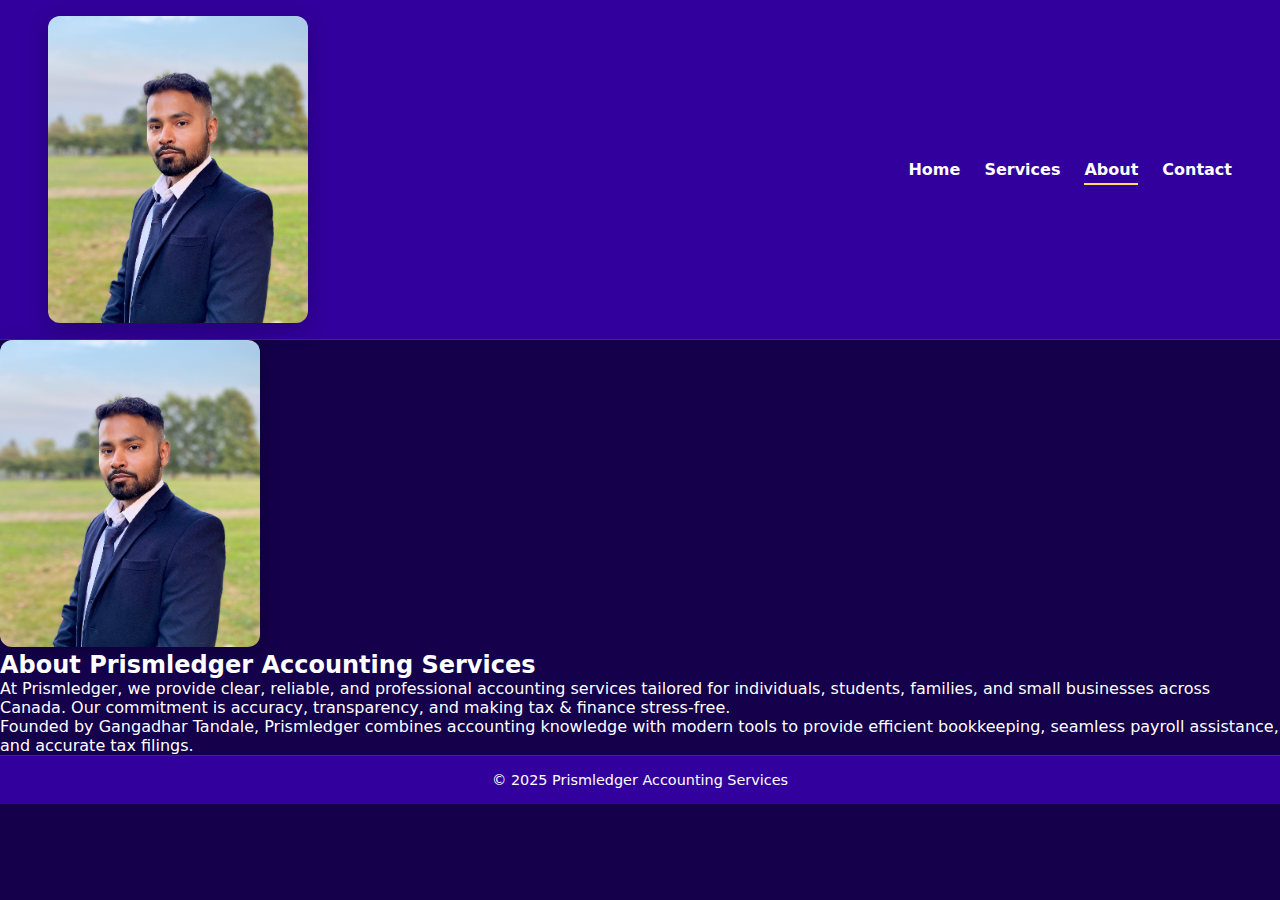
<file: about.html>
<!DOCTYPE html>
<html lang="en">
<head>
    <meta charset="UTF-8">
    <meta name="viewport" content="width=device-width, initial-scale=1.0">
    <title>About - Prismledger Accounting Services</title>
    <link rel="stylesheet" href="styles.css">
</head>

<body>

<header>
    <nav class="navbar">
        <img src="images/head.png" class="profile-photo" alt="Gangadhar Tandale">
        <ul class="nav-links">
            <li><a href="index.html">Home</a></li>
            <li><a href="services.html">Services</a></li>
            <li><a href="about.html" class="active">About</a></li>
            <li><a href="contact.html">Contact</a></li>
        </ul>
    </nav>
</header>

<section class="about-section">
    <div class="about-content">
        <img src="images/head.png" class="profile-photo" alt="Your photo">

        <div>
            <h2>About Prismledger Accounting Services</h2>
            <p>
                At Prismledger, we provide clear, reliable, and professional accounting services 
                tailored for individuals, students, families, and small businesses across Canada.
                Our commitment is accuracy, transparency, and making tax & finance stress-free.
            </p>
            <p>
                Founded by Gangadhar Tandale, Prismledger combines accounting knowledge with
                modern tools to provide efficient bookkeeping, seamless payroll assistance, and 
                accurate tax filings.
            </p>
        </div>
    </div>
</section>

<footer>
    <p>© 2025 Prismledger Accounting Services</p>
</footer>

</body>
</html>
</file>
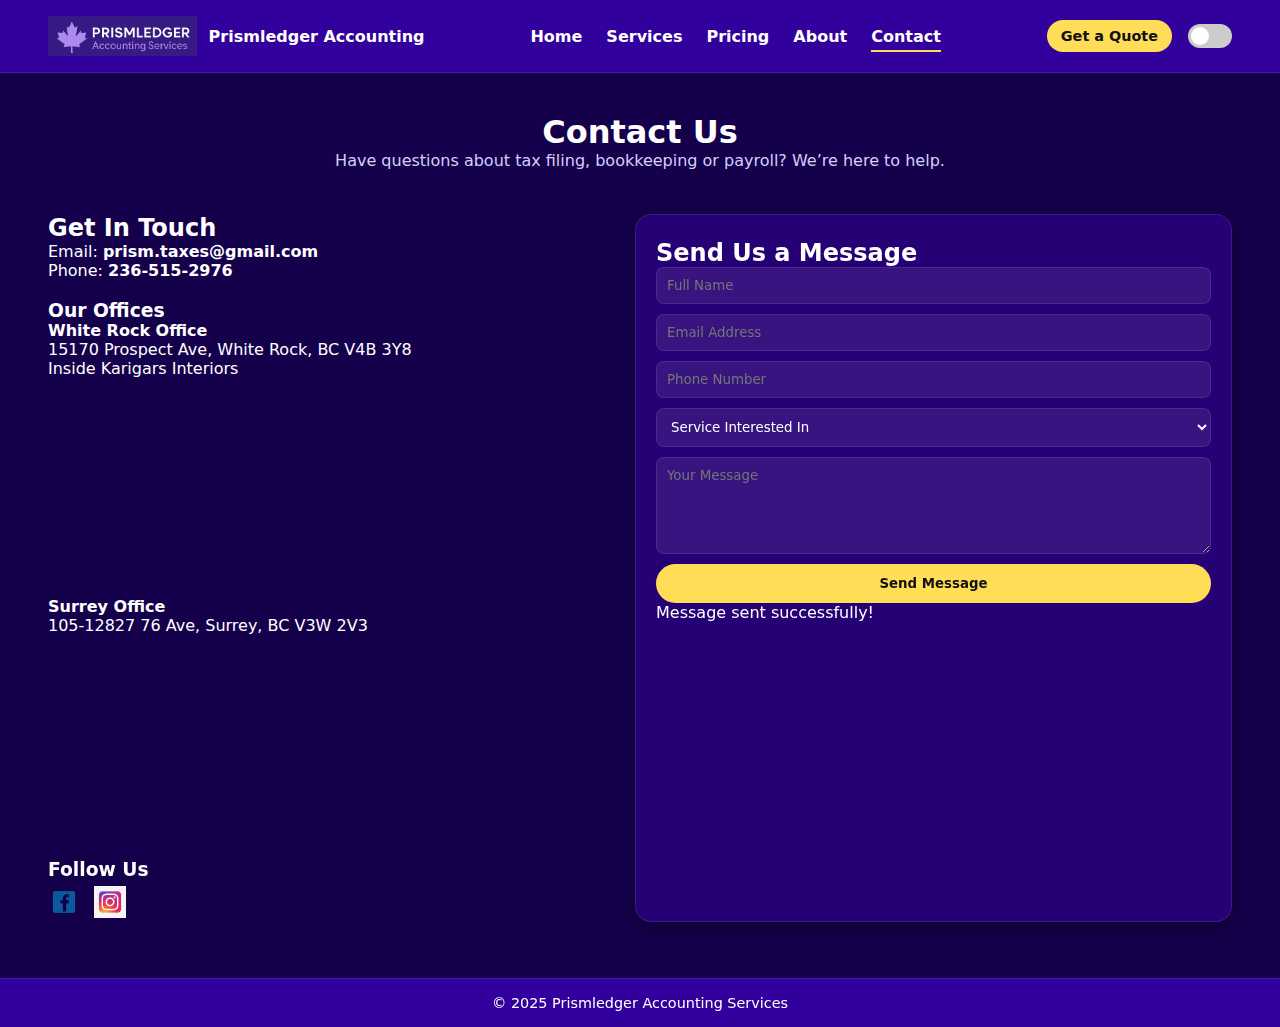
<file: contact.html>
<!DOCTYPE html>
<html lang="en">
<head>
  <meta charset="UTF-8" />
  <meta name="viewport" content="width=device-width, initial-scale=1.0" />

  <title>Contact Prismledger Accounting | Tax Filing, Bookkeeping & Payroll Help</title>
  <meta name="description" content="Contact Prismledger Accounting Services for tax filing, bookkeeping, payroll and CRA collections support in White Rock, Surrey and Delta BC." />
  <link rel="canonical" href="https://prismledger.ca/contact.html" />

  <link rel="stylesheet" href="styles.css" />
</head>

<body>

<!-- NAVBAR -->
<nav class="navbar fade-in">
  <div class="nav-left">
    <img src="images/logo-purple.png" class="nav-logo" alt="Prismledger Logo" />
    <span class="nav-brand">Prismledger Accounting</span>
  </div>

  <ul class="nav-links">
    <li><a href="index.html">Home</a></li>
    <li><a href="services.html">Services</a></li>
    <li><a href="pricing.html">Pricing</a></li>
    <li><a href="about.html">About</a></li>
    <li><a class="active" href="contact.html">Contact</a></li>
  </ul>

  <div class="nav-right">
    <a href="#quote" class="btn-small">Get a Quote</a>
    <div class="theme-toggle">
      <label class="switch">
        <input type="checkbox" id="theme-toggle">
        <span class="slider"></span>
      </label>
    </div>
  </div>
</nav>

<!-- PAGE HEADER -->
<header class="page-header fade-up">
  <h1>Contact Us</h1>
  <p>Have questions about tax filing, bookkeeping or payroll? We’re here to help.</p>
</header>

<!-- CONTACT SECTION -->
<section class="contact-layout fade-in">

  <!-- LEFT SIDE – CONTACT INFO -->
  <div class="contact-info">
    <h2>Get In Touch</h2>
    <p>Email: <strong>prism.taxes@gmail.com</strong></p>
    <p>Phone: <strong>236-515-2976</strong></p>

    <h3 style="margin-top:20px;">Our Offices</h3>

    <p><strong>White Rock Office</strong><br>
    15170 Prospect Ave, White Rock, BC V4B 3Y8<br>
    Inside Karigars Interiors</p>

    <iframe 
      src="https://www.google.com/maps?q=15170+Prospect+Ave,+White+Rock,+BC&output=embed" 
      width="100%" height="180" style="border:0; border-radius:12px; margin-top:10px;">
    </iframe>

    <p style="margin-top:25px;"><strong>Surrey Office</strong><br>
    105-12827 76 Ave, Surrey, BC V3W 2V3</p>

    <iframe 
      src="https://www.google.com/maps?q=105-12827+76+Ave,+Surrey,+BC&output=embed" 
      width="100%" height="180" style="border:0; border-radius:12px; margin-top:10px;">
    </iframe>

    <h3 style="margin-top:30px;">Follow Us</h3>

    <div style="display:flex; gap:14px; align-items:center; margin-top:6px;">
      <a href="https://www.facebook.com/profile.php?id=61581016124708" target="_blank">
        <img src="images/facebook.png" width="32" alt="Facebook" />
      </a>

      <a href="https://www.instagram.com/prismaccounting/" target="_blank">
        <img src="images/instagram2.png" width="32" alt="Instagram" />
      </a>
    </div>
  </div>

  <!-- RIGHT SIDE – CONTACT FORM -->
  <div class="contact-form-box" id="quote">
    <h2>Send Us a Message</h2>

    <form id="contactForm" action="https://formspree.io/f/manaaojj" method="POST">

      <input type="text" name="full_name" placeholder="Full Name" required autocomplete="name" />

      <input type="email" name="email" placeholder="Email Address" required autocomplete="email" />

      <input type="tel" name="phone" placeholder="Phone Number" required autocomplete="tel" />

      <select name="service" required>
        <option value="">Service Interested In</option>
        <option>Tax Filing</option>
        <option>Bookkeeping</option>
        <option>Payroll</option>
        <option>CRA Collections Help</option>
        <option>General Inquiry</option>
      </select>

      <textarea name="message" placeholder="Your Message" rows="5" required></textarea>

      <button class="btn-primary" type="submit">Send Message</button>
    </form>

    <!-- SUCCESS POPUP -->
    <div id="successPopup" class="popup">Message sent successfully!</div>
  </div>

</section>

<!-- FOOTER -->
<footer>
  © 2025 Prismledger Accounting Services
</footer>

<script>
// THEME TOGGLE
document.getElementById("theme-toggle")?.addEventListener("change", () =>
  document.body.classList.toggle("light-mode")
);

// FORMSPREE AJAX SUBMIT + POPUP
document.getElementById("contactForm").addEventListener("submit", async function (e) {
  e.preventDefault();

  const form = e.target;
  const data = new FormData(form);
  
  const response = await fetch(form.action, {
    method: "POST",
    body: data,
    headers: { "Accept": "application/json" }
  });

  if (response.ok) {
    document.getElementById("successPopup").style.display = "block";
    form.reset();

    setTimeout(() => {
      document.getElementById("successPopup").style.display = "none";
    }, 3000);
  } else {
    alert("Something went wrong. Please try again.");
  }
});
</script>

</body>
</html>
</file>
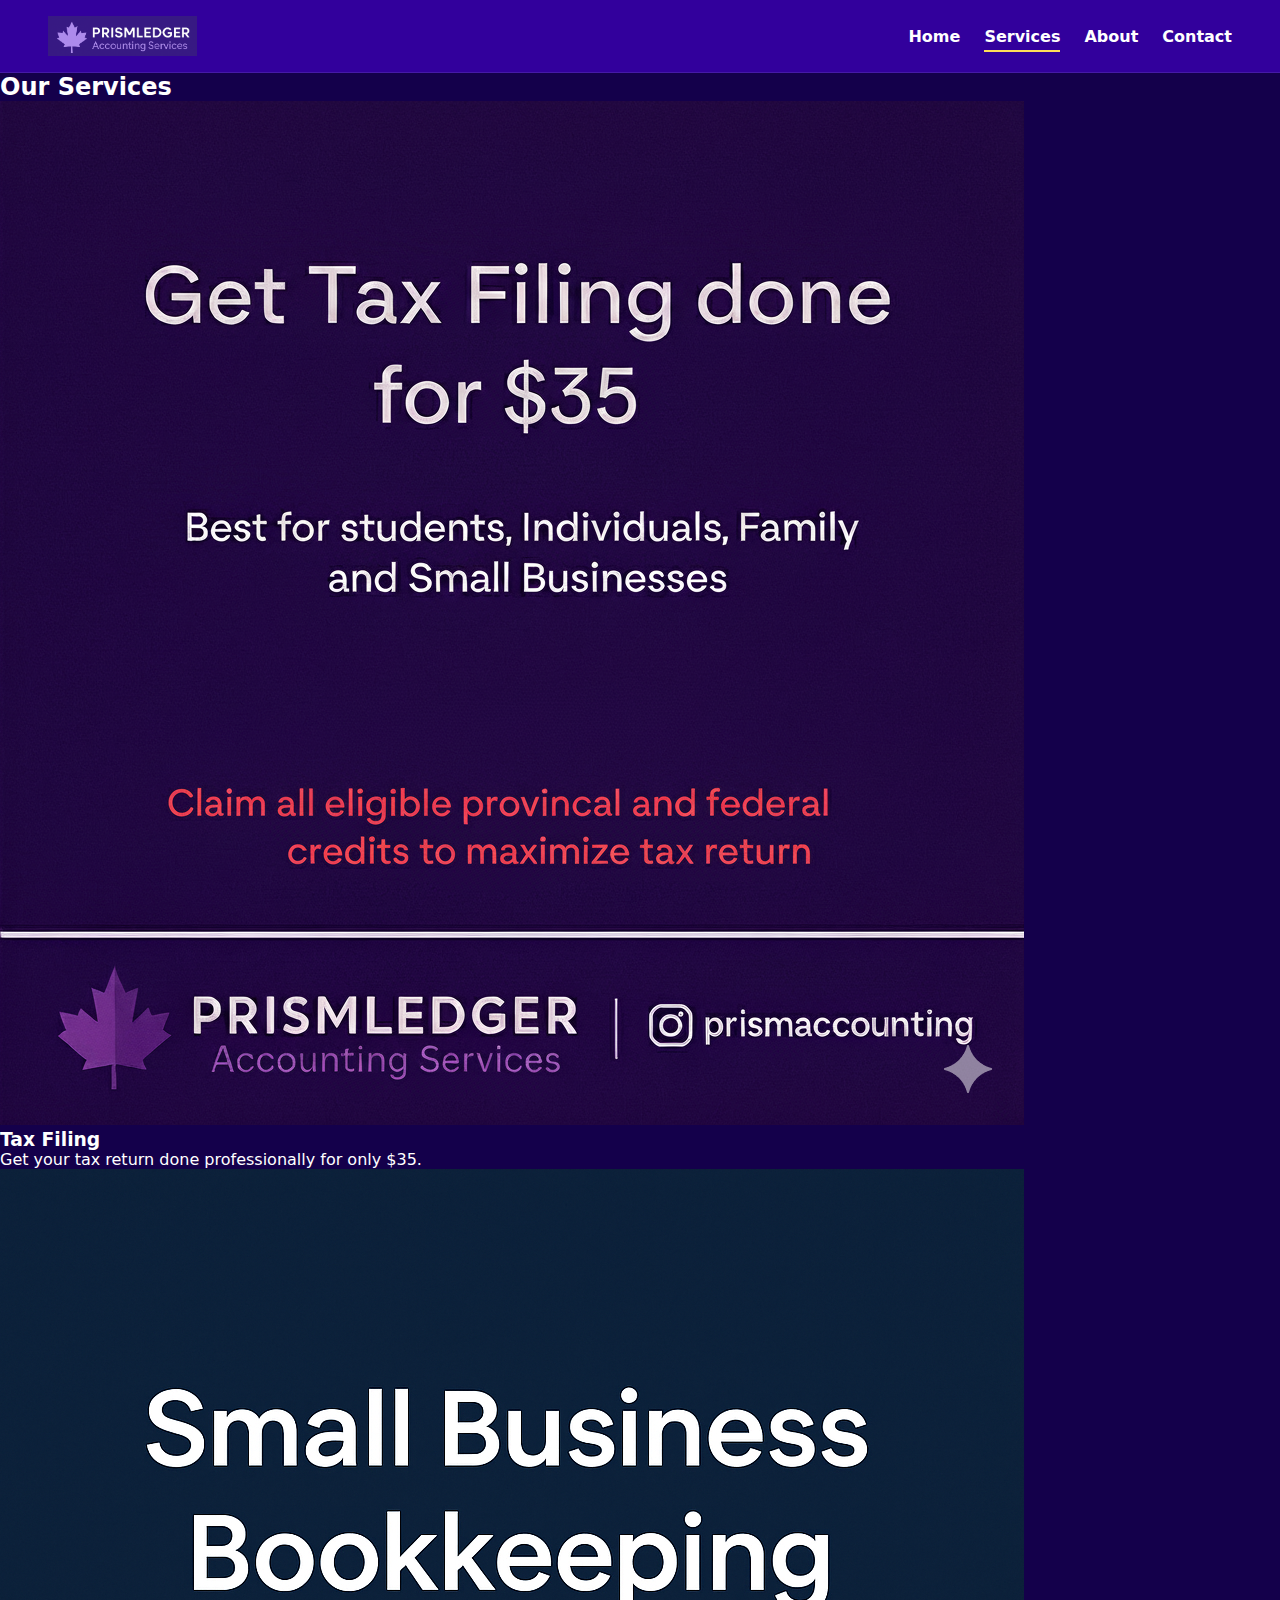
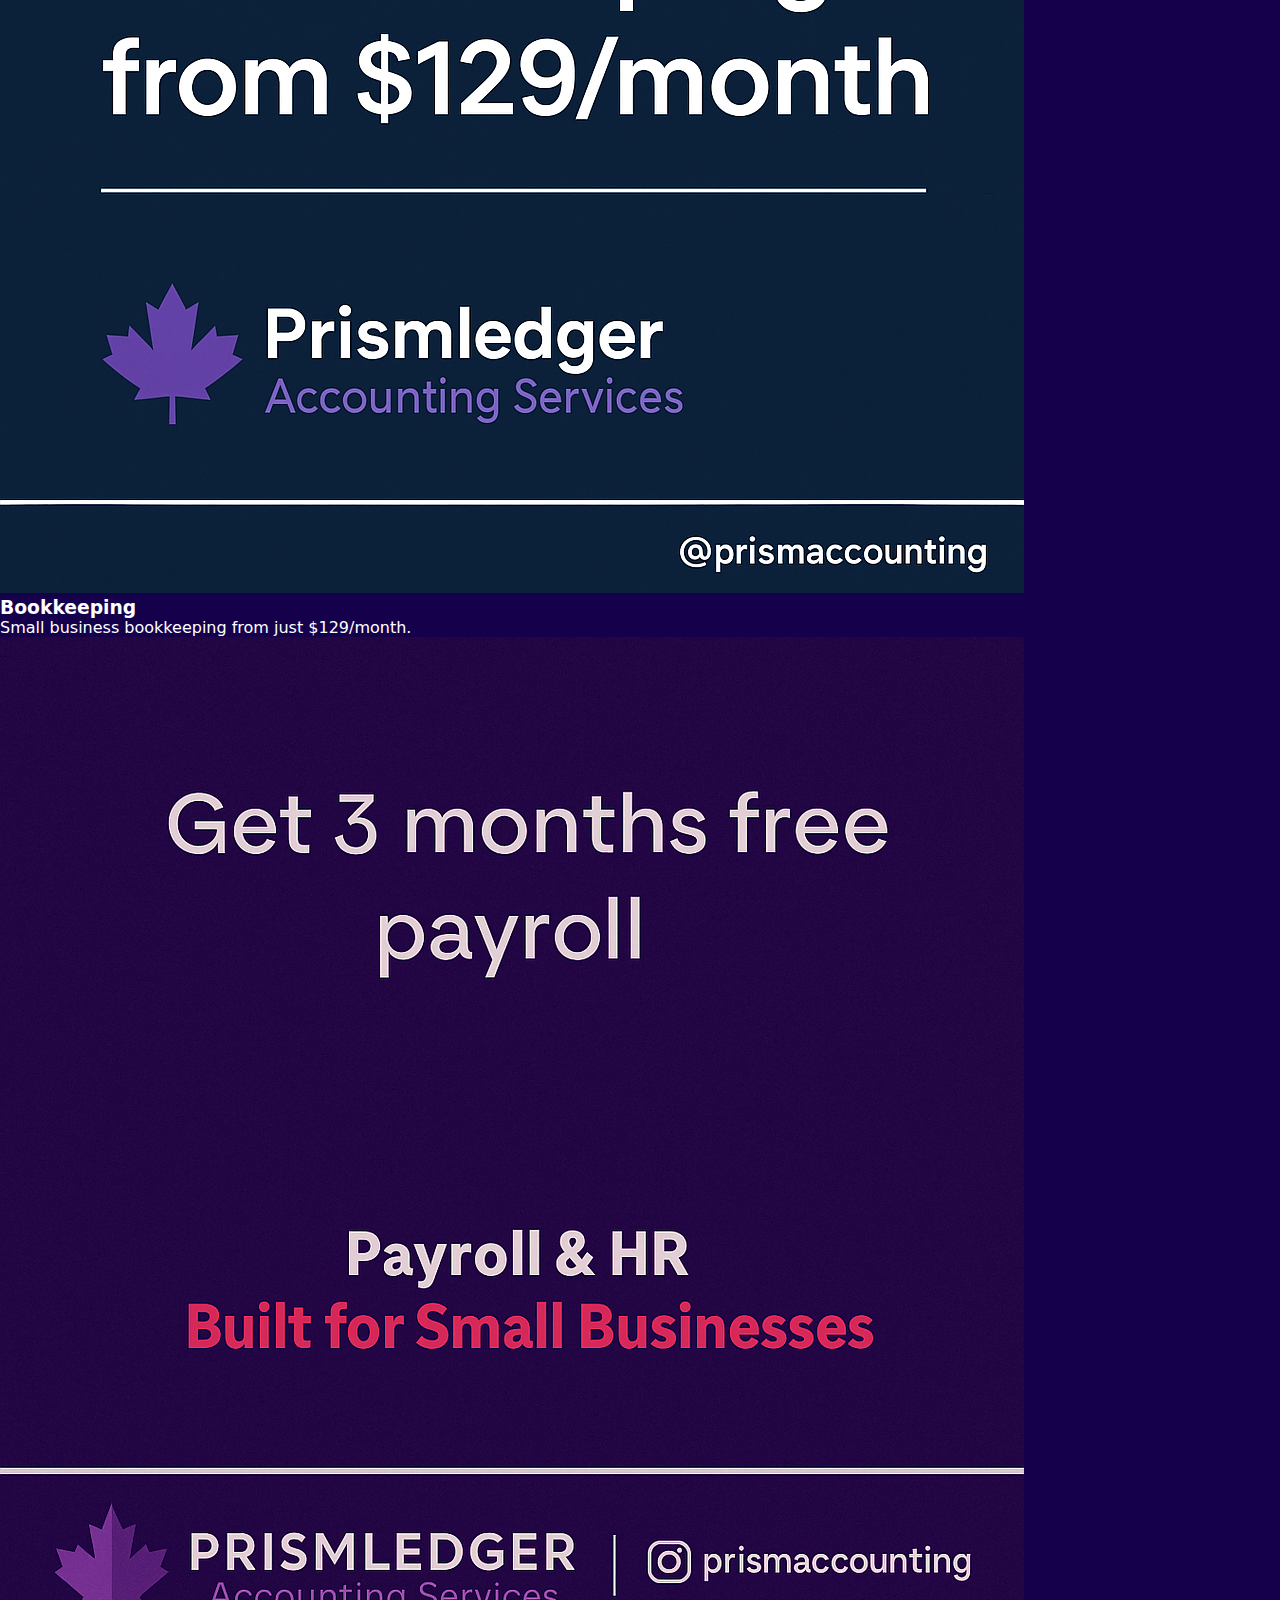
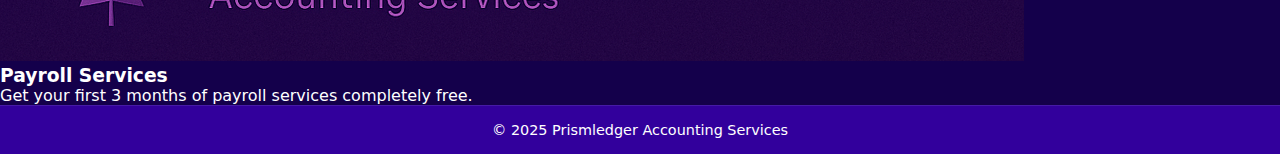
<file: services.html>
<!DOCTYPE html>
<html lang="en">
<head>
    <meta charset="UTF-8">
    <meta name="viewport" content="width=device-width, initial-scale=1.0">
    <title>Services - Prismledger Accounting</title>
    <link rel="stylesheet" href="styles.css">
</head>

<body>

<header>
    <nav class="navbar">
        <img src="images/images/logo-purple.png" class="nav-logo" alt="Logo">
        <ul class="nav-links">
            <li><a href="index.html">Home</a></li>
            <li><a href="services.html" class="active">Services</a></li>
            <li><a href="about.html">About</a></li>
            <li><a href="contact.html">Contact</a></li>
        </ul>
    </nav>
</header>

<section class="services-section">
    <h2>Our Services</h2>

    <div class="services-grid">
    <div class="service-item hover-card fade-in">

        <div class="service-item">
        <div class="service-item hover-card fade-in">
            <img src="images/images/tax35.png" alt="Tax Filing">
            <h3>Tax Filing</h3>
            <p>Get your tax return done professionally for only $35.</p>
        </div>

        <div class="service-item">
        <div class="service-item hover-card fade-in">
            <img src="images/bookkeeping129.png" alt="Bookkeeping">
            <h3>Bookkeeping</h3>
            <p>Small business bookkeeping from just $129/month.</p>
        </div>

        <div class="service-item">
        <div class="service-item hover-card fade-in">
            <img src="images/images/payroll3months.png" alt="Payroll Free 3 Months">
            <h3>Payroll Services</h3>
            <p>Get your first 3 months of payroll services completely free.</p>
        </div>

    </div>
</section>

<footer>
    <p>© 2025 Prismledger Accounting Services</p>
</footer>

</body>
</html>
</file>
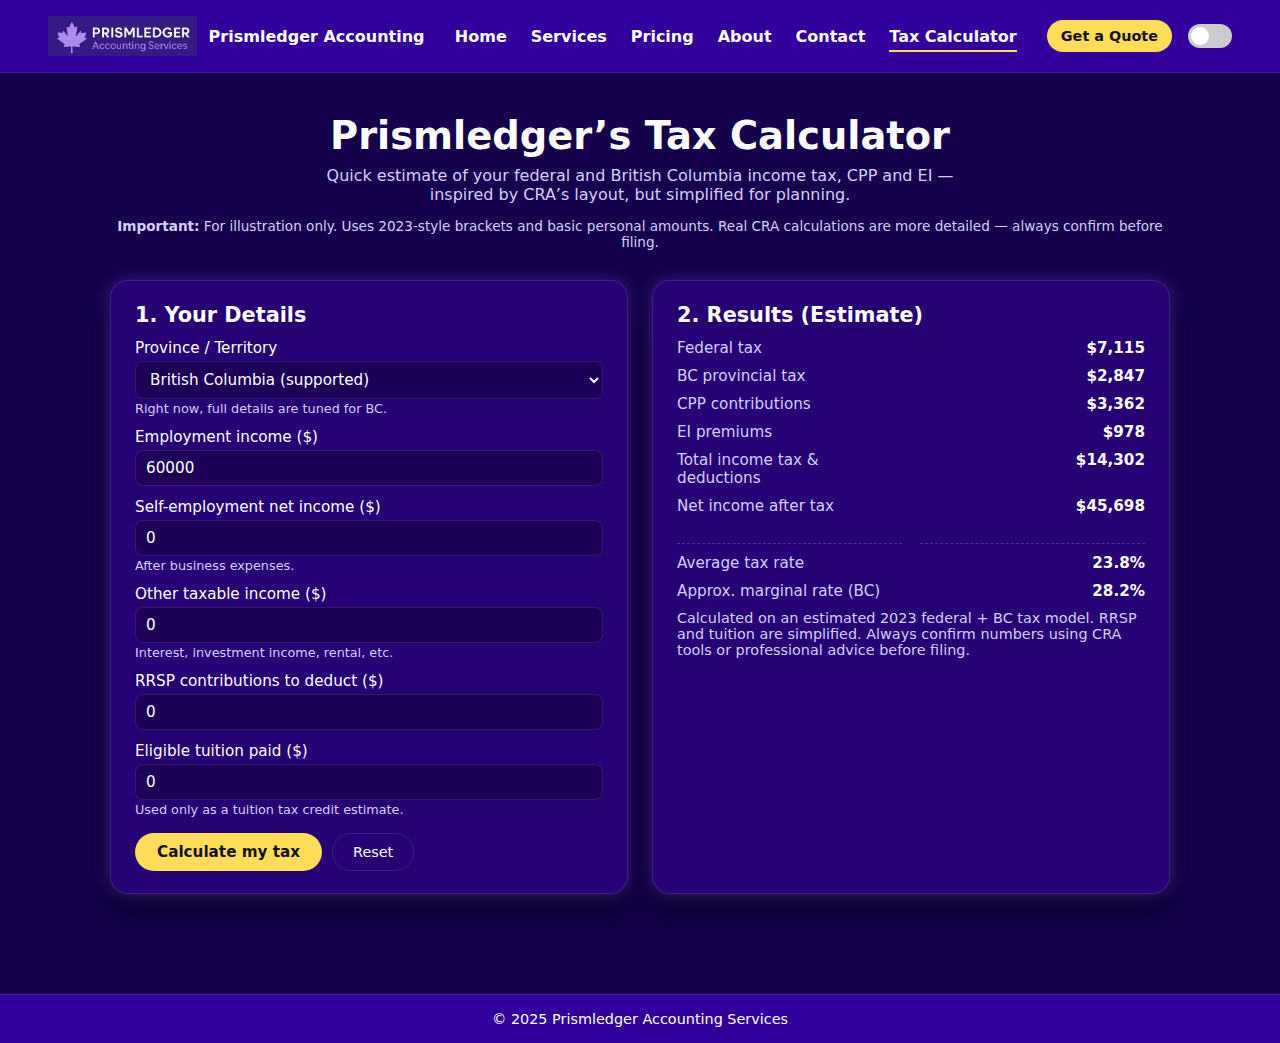
<file: tax-calculator.html>
<!DOCTYPE html>
<html lang="en">
<head>
  <meta charset="UTF-8" />
  <title>Canada Tax Calculator | Prismledger Accounting</title>
  <meta name="description" content="Estimate your Canadian income tax with Prismledger's free online calculator. Includes federal and British Columbia tax, CPP, EI and net income estimate." />
  <link rel="canonical" href="https://prismledger.ca/tax-calculator.html" />
  <meta name="viewport" content="width=device-width, initial-scale=1.0" />

  <link rel="stylesheet" href="styles.css" />

  <style>
    /* ---------- PAGE LAYOUT ---------- */
    .calc-wrapper {
      max-width: 1100px;
      margin: 40px auto 60px;
      padding: 0 20px 40px;
    }

    .calc-header {
      text-align: center;
      margin-bottom: 30px;
    }
    .calc-header h1 {
      font-size: 2.4rem;
      margin-bottom: 8px;
    }
    .calc-tagline {
      color: var(--text-muted);
      max-width: 650px;
      margin: 0 auto;
      font-size: 1rem;
    }
    .calc-disclaimer {
      margin-top: 14px;
      font-size: 0.85rem;
      color: var(--text-muted);
    }

    .calc-grid {
      display: flex;
      gap: 24px;
      flex-wrap: wrap;
      margin-top: 24px;
    }

    .calc-card {
      flex: 1 1 340px;
      background: var(--bg-card);
      border-radius: 18px;
      padding: 22px 24px;
      box-shadow:
        0 0 18px rgba(140, 80, 255, 0.35),
        0 18px 30px rgba(0, 0, 0, 0.45);
      border: 1px solid rgba(255, 255, 255, 0.12);
      position: relative;
      overflow: hidden;
    }

    .calc-card::before {
      content: "";
      position: absolute;
      inset: -40%;
      background: radial-gradient(circle at top left,
        rgba(255, 221, 87, 0.15),
        transparent 60%);
      opacity: 0;
      transition: opacity 0.4s ease;
      pointer-events: none;
    }

    .calc-card:hover::before {
      opacity: 1;
    }

    .calc-card h2 {
      margin-bottom: 12px;
      font-size: 1.3rem;
    }

    /* ---------- FORM ---------- */
    .calc-form-group {
      margin-bottom: 12px;
      text-align: left;
    }

    .calc-form-group label {
      display: block;
      font-size: 0.95rem;
      margin-bottom: 4px;
    }

    .calc-form-group input,
    .calc-form-group select {
      width: 100%;
      padding: 8px 10px;
      border-radius: 8px;
      border: 1px solid var(--border-soft);
      background: rgba(0, 0, 0, 0.25);
      color: var(--text-main);
      font-size: 0.95rem;
    }

    .calc-form-group input:focus,
    .calc-form-group select:focus {
      outline: none;
      border-color: var(--accent);
      box-shadow: 0 0 0 1px var(--accent);
    }

    .calc-help {
      font-size: 0.8rem;
      color: var(--text-muted);
      margin-top: 2px;
    }

    .calc-actions {
      margin-top: 16px;
      display: flex;
      gap: 10px;
      flex-wrap: wrap;
    }

    .btn-calc {
      background: var(--accent);
      color: #111;
      padding: 10px 22px;
      border-radius: 999px;
      border: none;
      font-weight: 700;
      cursor: pointer;
      font-size: 0.95rem;
    }

    .btn-reset {
      background: transparent;
      border-radius: 999px;
      border: 1px solid var(--border-soft);
      color: var(--text-main);
      padding: 10px 20px;
      font-size: 0.9rem;
      cursor: pointer;
    }

    .btn-calc:hover {
      background: var(--accent-dark);
    }

    .btn-reset:hover {
      border-color: var(--accent);
    }

    /* ---------- RESULTS ---------- */
    .results-grid {
      display: grid;
      grid-template-columns: repeat(2, minmax(0, 1fr));
      gap: 10px 18px;
      margin-top: 10px;
      font-size: 0.95rem;
    }

    .result-label {
      color: var(--text-muted);
    }
    .result-value {
      text-align: right;
      font-weight: 600;
    }

    .results-highlight {
      margin-top: 18px;
      padding-top: 10px;
      border-top: 1px dashed rgba(255, 255, 255, 0.2);
    }

    .results-highlight .result-label {
      font-weight: 600;
    }
    .results-highlight .result-value {
      font-size: 1.05rem;
      color: var(--accent);
    }

    .results-meta {
      margin-top: 10px;
      font-size: 0.9rem;
      color: var(--text-muted);
    }

    /* ---------- RESPONSIVE ---------- */
    @media (max-width: 900px) {
      .calc-wrapper {
        margin-top: 24px;
      }
      .calc-card {
        padding: 18px 18px;
      }
    }
  </style>
</head>

<body class="dark">

  <!-- NAVBAR (same style as other pages) -->
  <nav class="navbar fade-in">
    <div class="nav-left">
      <img src="images/logo-purple.png" class="nav-logo" alt="Prismledger Logo" />
      <span class="nav-brand">Prismledger Accounting</span>
    </div>

    <ul class="nav-links">
      <li><a href="index.html">Home</a></li>
      <li><a href="services.html">Services</a></li>
      <li><a href="pricing.html">Pricing</a></li>
      <li><a href="about.html">About</a></li>
      <li><a href="contact.html">Contact</a></li>
      <!-- You can add this link to other pages later if you like -->
      <li><a class="active" href="tax-calculator.html">Tax Calculator</a></li>
    </ul>

    <div class="nav-right">
      <a href="contact.html#quote" class="btn-small">Get a Quote</a>
      <div class="theme-toggle">
        <label class="switch">
          <input type="checkbox" id="theme-toggle">
          <span class="slider"></span>
        </label>
      </div>
    </div>
  </nav>

  <!-- MAIN WRAPPER -->
  <main class="calc-wrapper fade-up">
    <div class="calc-header">
      <h1>Prismledger’s Tax Calculator</h1>
      <p class="calc-tagline">
        Quick estimate of your federal and British Columbia income tax, CPP and EI — inspired by CRA’s layout,
        but simplified for planning.
      </p>
      <p class="calc-disclaimer">
        <strong>Important:</strong> For illustration only. Uses 2023-style brackets and basic personal amounts.
        Real CRA calculations are more detailed — always confirm before filing.
      </p>
    </div>

    <div class="calc-grid">

      <!-- INPUT CARD -->
      <section class="calc-card">
        <h2>1. Your Details</h2>

        <form id="taxForm">
          <div class="calc-form-group">
            <label for="province">Province / Territory</label>
            <select id="province" name="province">
              <option value="BC">British Columbia (supported)</option>
              <option value="OTHER">Other province (federal only estimate)</option>
            </select>
            <div class="calc-help">Right now, full details are tuned for BC.</div>
          </div>

          <div class="calc-form-group">
            <label for="employmentIncome">Employment income ($)</label>
            <input type="number" id="employmentIncome" min="0" step="100" value="60000" />
          </div>

          <div class="calc-form-group">
            <label for="selfEmploymentIncome">Self-employment net income ($)</label>
            <input type="number" id="selfEmploymentIncome" min="0" step="100" value="0" />
            <div class="calc-help">After business expenses.</div>
          </div>

          <div class="calc-form-group">
            <label for="otherIncome">Other taxable income ($)</label>
            <input type="number" id="otherIncome" min="0" step="100" value="0" />
            <div class="calc-help">Interest, investment income, rental, etc.</div>
          </div>

          <div class="calc-form-group">
            <label for="rrsp">RRSP contributions to deduct ($)</label>
            <input type="number" id="rrsp" min="0" step="100" value="0" />
          </div>

          <div class="calc-form-group">
            <label for="tuition">Eligible tuition paid ($)</label>
            <input type="number" id="tuition" min="0" step="100" value="0" />
            <div class="calc-help">Used only as a tuition tax credit estimate.</div>
          </div>

          <div class="calc-actions">
            <button type="button" class="btn-calc" id="calcBtn">Calculate my tax</button>
            <button type="button" class="btn-reset" id="resetBtn">Reset</button>
          </div>
        </form>
      </section>

      <!-- RESULTS CARD -->
      <section class="calc-card">
        <h2>2. Results (Estimate)</h2>

        <div class="results-grid" id="resultsGrid">
          <!-- Filled by JS -->
        </div>

        <div class="results-meta" id="resultsMeta">
          Enter your details and click <strong>Calculate my tax</strong> to see an estimate.
        </div>
      </section>
    </div>
  </main>

  <footer>
    © 2025 Prismledger Accounting Services
  </footer>

  <!-- Your existing site script (theme toggle, etc.) -->
  <script src="script.js"></script>

  <!-- CALCULATOR LOGIC -->
  <script>
    // ---- Helper: tax on brackets ----
    function calcBracketTax(income, brackets) {
      let remaining = income;
      let tax = 0;
      let marginalRate = 0;

      for (let i = 0; i < brackets.length; i++) {
        const { upTo, rate } = brackets[i];
        const prevLimit = i === 0 ? 0 : brackets[i - 1].upTo;
        const slice = Math.max(Math.min(remaining, upTo - prevLimit), 0);
        tax += slice * rate;
        if (remaining > 0 && slice > 0) {
          marginalRate = rate;
        }
        remaining -= slice;
      }
      return { tax, marginalRate };
    }

    // ---- Constants (approximate 2023-style) ----
    const FEDERAL_BRACKETS = [
      { upTo: 53359, rate: 0.15 },
      { upTo: 106717, rate: 0.205 },
      { upTo: 165430, rate: 0.26 },
      { upTo: 235675, rate: 0.29 },
      { upTo: Infinity, rate: 0.33 }
    ];
    const FED_BASIC_PERSONAL = 15000;
    const FED_CREDIT_RATE = 0.15;

    const BC_BRACKETS = [
      { upTo: 45154, rate: 0.0506 },
      { upTo: 90308, rate: 0.077 },
      { upTo: 104835, rate: 0.105 },
      { upTo: 127299, rate: 0.1229 },
      { upTo: 172602, rate: 0.147 },
      { upTo: 240716, rate: 0.168 },
      { upTo: Infinity, rate: 0.205 }
    ];
    const BC_BASIC_PERSONAL = 11481;
    const BC_CREDIT_RATE = 0.0506;

    // CPP & EI (very rough 2023-style)
    const CPP_RATE = 0.0595;
    const CPP_YBE = 3500;
    const CPP_YMPE = 66600;

    const EI_RATE = 0.0163;
    const EI_MAX_EARNINGS = 61500;

    function calcCPP(employmentIncome, selfEmploymentIncome) {
      // Employment CPP
      const pensionableEmployment = Math.max(
        Math.min(employmentIncome, CPP_YMPE) - CPP_YBE,
        0
      );
      const employmentCPP = pensionableEmployment * CPP_RATE;

      // Self-employment CPP is roughly double (employee + employer portions)
      const pensionableSelf = Math.max(
        Math.min(selfEmploymentIncome, CPP_YMPE) - CPP_YBE,
        0
      );
      const selfCPP = pensionableSelf * CPP_RATE * 2;

      return employmentCPP + selfCPP;
    }

    function calcEI(employmentIncome) {
      const insurable = Math.min(employmentIncome, EI_MAX_EARNINGS);
      return insurable * EI_RATE;
    }

    // ---- Main calculation ----
    function formatMoney(value) {
      return value.toLocaleString("en-CA", {
        minimumFractionDigits: 0,
        maximumFractionDigits: 0
      });
    }

    function calculateTax() {
      const province = document.getElementById("province").value;
      const employment = Number(document.getElementById("employmentIncome").value) || 0;
      const selfEmp = Number(document.getElementById("selfEmploymentIncome").value) || 0;
      const other = Number(document.getElementById("otherIncome").value) || 0;
      const rrsp = Number(document.getElementById("rrsp").value) || 0;
      const tuition = Number(document.getElementById("tuition").value) || 0;

      const grossIncome = employment + selfEmp + other;
      const rrspDeduction = Math.min(rrsp, grossIncome); // simple cap
      const taxableIncome = Math.max(grossIncome - rrspDeduction, 0);

      // Federal
      const { tax: fedBeforeCredits, marginalRate: fedMarginal } =
        calcBracketTax(taxableIncome, FEDERAL_BRACKETS);
      const fedCredits =
        (FED_BASIC_PERSONAL + tuition) * FED_CREDIT_RATE;
      const federalTax = Math.max(fedBeforeCredits - fedCredits, 0);

      // Provincial (BC only estimate)
      let provincialTax = 0;
      let provMarginal = 0;
      let provinceNote = "";

      if (province === "BC") {
        const { tax: bcBeforeCredits, marginalRate: bcMarginal } =
          calcBracketTax(taxableIncome, BC_BRACKETS);
        const bcCredits = BC_BASIC_PERSONAL * BC_CREDIT_RATE;
        provincialTax = Math.max(bcBeforeCredits - bcCredits, 0);
        provMarginal = bcMarginal;
      } else {
        provinceNote =
          "Provincial tax for provinces other than BC is not fully modelled. This shows federal plus CPP/EI only.";
      }

      // CPP + EI
      const cpp = calcCPP(employment, selfEmp);
      const ei = calcEI(employment);

      const totalTax = federalTax + provincialTax + cpp + ei;
      const netIncome = grossIncome - totalTax;

      const averageRate = grossIncome > 0 ? (totalTax / grossIncome) * 100 : 0;
      const marginalRateCombined = (fedMarginal + provMarginal) * 100;

      // ---- Inject into DOM ----
      const resultsGrid = document.getElementById("resultsGrid");
      resultsGrid.innerHTML = `
        <div class="result-label">Federal tax</div>
        <div class="result-value">$${formatMoney(federalTax)}</div>

        <div class="result-label">BC provincial tax</div>
        <div class="result-value">$${formatMoney(provincialTax)}</div>

        <div class="result-label">CPP contributions</div>
        <div class="result-value">$${formatMoney(cpp)}</div>

        <div class="result-label">EI premiums</div>
        <div class="result-value">$${formatMoney(ei)}</div>

        <div class="result-label">Total income tax & deductions</div>
        <div class="result-value">$${formatMoney(totalTax)}</div>

        <div class="result-label">Net income after tax</div>
        <div class="result-value">$${formatMoney(netIncome)}</div>

        <div class="results-highlight result-label">Average tax rate</div>
        <div class="results-highlight result-value">
          ${averageRate.toFixed(1)}%
        </div>

        <div class="result-label">Approx. marginal rate (BC)</div>
        <div class="result-value">
          ${marginalRateCombined.toFixed(1)}%
        </div>
      `;

      const meta = document.getElementById("resultsMeta");
      meta.innerHTML = `
        Calculated on an estimated 2023 federal + BC tax model. 
        RRSP and tuition are simplified. Always confirm numbers using CRA tools 
        or professional advice before filing.${provinceNote ? "<br><br>" + provinceNote : ""}
      `;
    }

    // ---- Event listeners ----
    document.getElementById("calcBtn").addEventListener("click", calculateTax);
    document.getElementById("resetBtn").addEventListener("click", () => {
      document.getElementById("taxForm").reset();
      document.getElementById("resultsGrid").innerHTML = "";
      document.getElementById("resultsMeta").textContent =
        "Enter your details and click \"Calculate my tax\" to see an estimate.";
    });

    // Optional: trigger once with defaults
    calculateTax();
  </script>
</body>
</html>
</file>
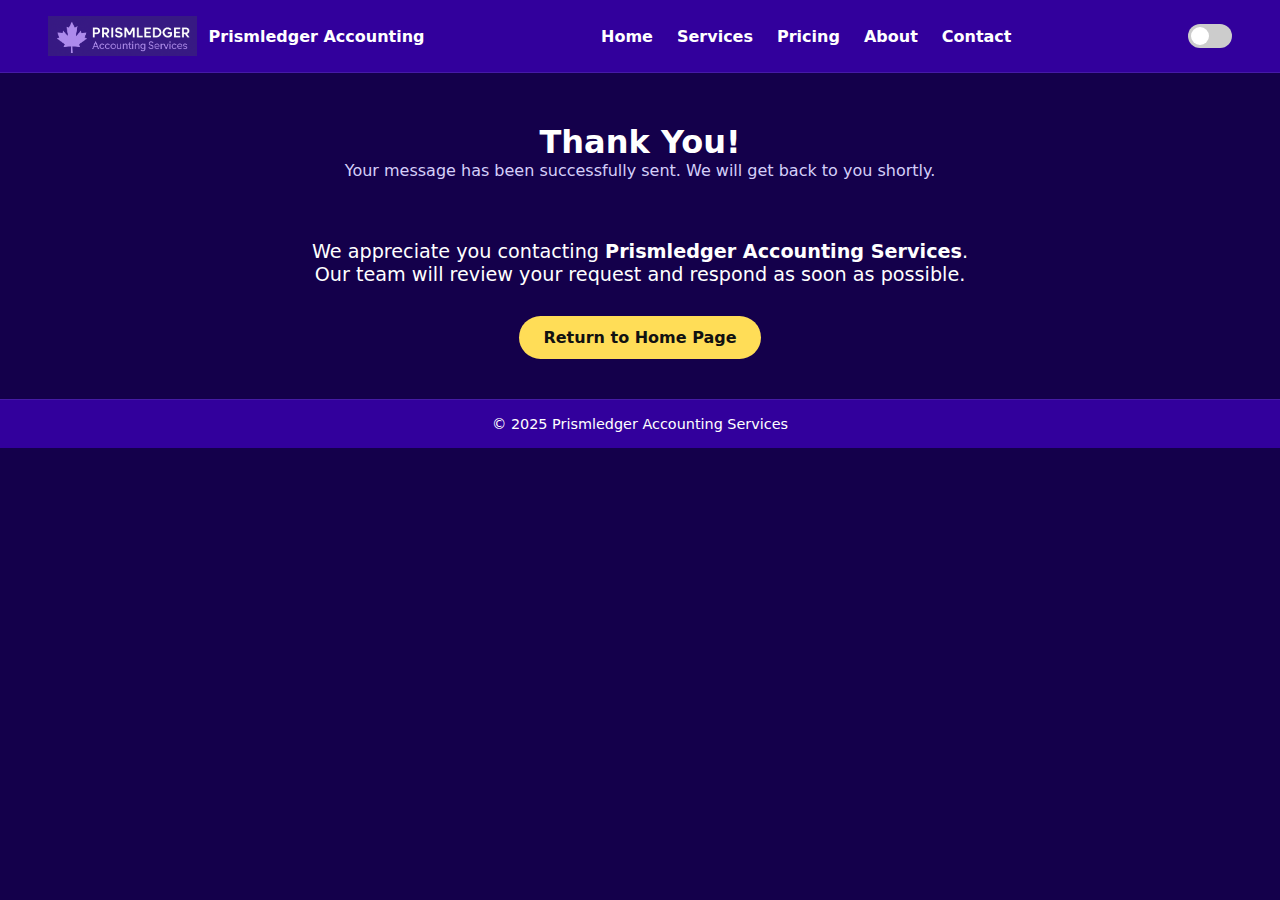
<file: thank-you.html>
<!DOCTYPE html>
<html lang="en">
<head>
  <meta charset="UTF-8" />
  <meta name="viewport" content="width=device-width, initial-scale=1.0" />
  <title>Thank You | Prismledger Accounting</title>
  <link rel="stylesheet" href="styles.css" />
</head>

<body class="fade-in">

  <!-- NAVBAR -->
  <nav class="navbar fade-in">
    <div class="nav-left">
      <img src="images/logo-purple.png" class="nav-logo" alt="Prismledger Logo" />
      <span class="nav-brand">Prismledger Accounting</span>
    </div>

    <ul class="nav-links">
      <li><a href="index.html">Home</a></li>
      <li><a href="services.html">Services</a></li>
      <li><a href="pricing.html">Pricing</a></li>
      <li><a href="about.html">About</a></li>
      <li><a href="contact.html">Contact</a></li>
    </ul>

    <div class="nav-right">
      <div class="theme-toggle">
        <label class="switch">
          <input type="checkbox" id="theme-toggle">
          <span class="slider"></span>
        </label>
      </div>
    </div>
  </nav>

  <!-- CONTENT -->
  <section class="page-header fade-up" style="padding-top: 50px;">
    <h1>Thank You!</h1>
    <p>Your message has been successfully sent. We will get back to you shortly.</p>
  </section>

  <section class="thankyou-section fade-in" style="text-align:center; padding:40px;">
    <p style="font-size:1.2rem; margin-bottom:30px;">
      We appreciate you contacting <strong>Prismledger Accounting Services</strong>.<br>
      Our team will review your request and respond as soon as possible.
    </p>

    <a href="index.html" class="btn-primary" style="font-size:1rem;">Return to Home Page</a>
  </section>

  <footer>
    © 2025 Prismledger Accounting Services
  </footer>

  <script src="script.js"></script>
</body>
</html>
</file>
<file: styles.css>
/* ---------- THEME VARIABLES ---------- */
:root {
  --bg-main: #14004b;
  --bg-navbar: #32009c;
  --bg-section: #ffffff;
  --bg-card: #260075;
  --text-main: #ffffff;
  --text-muted: #d5cff9;
  --accent: #ffdd57;
  --accent-dark: #c49b05;
  --border-soft: rgba(255,255,255,0.1);
}

/* Light mode overrides */
body.light-mode {
  --bg-main: #f5f3ff;
  --bg-navbar: #ffffff;
  --bg-section: #ffffff;
  --bg-card: #ffffff;
  --text-main: #221b3e;
  --text-muted: #5b567d;
  --accent: #6f3bff;
  --accent-dark: #4b23c6;
  --border-soft: rgba(0,0,0,0.08);
}

/* ---------- GLOBAL ---------- */
* {
  box-sizing: border-box;
  margin: 0;
  padding: 0;
  font-family: system-ui, -apple-system, BlinkMacSystemFont, "Segoe UI", sans-serif;
}

body {
  background: var(--bg-main);
  color: var(--text-main);
}

a {
  color: inherit;
  text-decoration: none;
}

/* ---------- NAVBAR ---------- */
.navbar {
  background: var(--bg-navbar);
  padding: 16px 48px;
  display: flex;
  align-items: center;
  justify-content: space-between;
  gap: 24px;
  border-bottom: 1px solid var(--border-soft);
}

.nav-left {
  display: flex;
  align-items: center;
  gap: 12px;
}

.nav-logo {
  height: 40px;
}

.nav-brand {
  font-weight: 700;
}

.nav-links {
  list-style: none;
  display: flex;
  gap: 24px;
}

.nav-links a {
  font-weight: 600;
  padding-bottom: 4px;
}

.nav-links a.active,
.nav-links a:hover {
  border-bottom: 2px solid var(--accent);
}

.nav-right {
  display: flex;
  align-items: center;
  gap: 16px;
}

/* small button */
.btn-small {
  padding: 8px 14px;
  border-radius: 999px;
  background: var(--accent);
  color: #111;
  font-size: 0.9rem;
  font-weight: 600;
}

/* theme switch */
.theme-toggle {
  display: flex;
  align-items: center;
}

.switch {
  position: relative;
  display: inline-block;
  width: 44px;
  height: 24px;
}

.switch input {
  opacity: 0;
  width: 0;
  height: 0;
}

.slider {
  position: absolute;
  cursor: pointer;
  top: 0; left: 0;
  right: 0; bottom: 0;
  background-color: #ccc;
  border-radius: 24px;
  transition: .3s;
}

.slider:before {
  position: absolute;
  content: "";
  height: 18px; width: 18px;
  left: 3px; bottom: 3px;
  background-color: white;
  border-radius: 50%;
  transition: .3s;
}

input:checked + .slider {
  background-color: var(--accent);
}

input:checked + .slider:before {
  transform: translateX(20px);
}

/* ---------- HERO ---------- */
.hero {
  display: flex;
  justify-content: space-between;
  align-items: center;
  padding: 64px 48px;
  gap: 40px;
}

.hero-text {
  max-width: 520px;
}

.hero h1 {
  font-size: 2.6rem;
  margin-bottom: 16px;
}

.hero p {
  color: var(--text-muted);
  margin-bottom: 24px;
}

.hero-buttons {
  display: flex;
  gap: 12px;
}

.btn-primary {
  background: var(--accent);
  border-radius: 999px;
  padding: 12px 24px;
  color: #111;
  font-weight: 700;
  border: none;
  cursor: pointer;
  display: inline-block;
}

.btn-primary:hover {
  background: var(--accent-dark);
}

.btn-ghost {
  border-radius: 999px;
  padding: 12px 22px;
  border: 1px solid var(--accent);
  color: var(--accent);
  font-weight: 600;
}

.hero-image img {
  width: 100%;
  max-width: 480px;
  border-radius: 16px;
  box-shadow: 0 12px 30px rgba(0,0,0,0.35);
}

/* ---------- PROMO CARDS ---------- */
.promo-section {
  display: flex;
  justify-content: center;
  gap: 24px;
  padding: 40px 32px 56px;
  background: var(--bg-section);
}

.promo-card img {
  width: 300px;
  border-radius: 16px;
  box-shadow: 0 8px 20px rgba(0,0,0,0.25);
}

/* ---------- PAGE HEADER ---------- */
.page-header {
  text-align: center;
  padding: 40px 24px 20px;
}

.page-header p {
  color: var(--text-muted);
}

/* ---------- SERVICES & PRICING GRID ---------- */
.service-grid,
.pricing-grid {
  display: flex;
  justify-content: center;
  gap: 24px;
  padding: 20px 32px 56px;
  flex-wrap: wrap;
}

.service-box,
.pricing-card {
  background: var(--bg-card);
  border-radius: 16px;
  padding: 24px 20px;
  width: 280px;
  box-shadow: 0 10px 25px rgba(0,0,0,0.3);
  border: 1px solid var(--border-soft);
}

.service-box h2,
.pricing-card h2 {
  margin-bottom: 12px;
}

.pricing-card {
  text-align: left;
}

.pricing-card .price {
  font-size: 1.6rem;
  font-weight: 700;
  margin-bottom: 12px;
}

.pricing-card ul {
  list-style: none;
  margin-bottom: 16px;
  color: var(--text-muted);
}

.pricing-card li {
  margin-bottom: 6px;
}

.pricing-card.featured {
  border: 2px solid var(--accent);
}

.pricing-card .footnote {
  font-size: 0.75rem;
  color: var(--text-muted);
}

/* ---------- ABOUT ---------- */
.about-container {
  display: flex;
  gap: 32px;
  padding: 32px 48px 56px;
  align-items: center;
  flex-wrap: wrap;
}

.about-photo {
  width: 260px;
  border-radius: 16px;
  box-shadow: 0 10px 25px rgba(0,0,0,0.35);
}

/* ---------- CONTACT ---------- */
.contact-layout {
  display: flex;
  gap: 32px;
  padding: 24px 48px 56px;
  flex-wrap: wrap;
}

.contact-info {
  flex: 1;
}

.contact-form-box {
  flex: 1;
  background: var(--bg-card);
  border-radius: 16px;
  padding: 24px 20px;
  box-shadow: 0 6px 18px rgba(0,0,0,0.3);
  border: 1px solid var(--border-soft);
}

.contact-form-box form {
  display: flex;
  flex-direction: column;
  gap: 10px;
}

.contact-form-box input,
.contact-form-box select,
.contact-form-box textarea {
  padding: 10px;
  border-radius: 8px;
  border: 1px solid var(--border-soft);
  background: rgba(255,255,255,0.08);
  color: var(--text-main);
}

/* ---------- TESTIMONIALS ---------- */
.testimonials {
  padding: 40px 32px 64px;
  background: var(--bg-section);
  color: #111;
}

.testimonials h2 {
  text-align: center;
  margin-bottom: 24px;
}

.testimonial-grid {
  display: flex;
  flex-wrap: wrap;
  gap: 20px;
  justify-content: center;
}

.testimonial-card {
  background: #ffffff;
  border-radius: 16px;
  padding: 18px 20px;
  max-width: 320px;
  box-shadow: 0 6px 18px rgba(0,0,0,0.15);
}

/* ---------- FOOTER ---------- */
footer {
  text-align: center;
  padding: 16px;
  font-size: 0.9rem;
  background: var(--bg-navbar);
  border-top: 1px solid var(--border-soft);
}

/* ---------- ANIMATIONS ---------- */
.fade-in {
  animation: fadeIn 0.9s ease-out;
}

.fade-up {
  animation: fadeUp 0.9s ease-out;
}

@keyframes fadeIn {
  from { opacity: 0; }
  to { opacity: 1; }
}

@keyframes fadeUp {
  from { opacity: 0; transform: translateY(18px); }
  to { opacity: 1; transform: translateY(0); }
}

/* ---------- RESPONSIVE ---------- */
@media (max-width: 900px) {
  .navbar {
    flex-wrap: wrap;
    gap: 12px;
  }

  .nav-links {
    order: 3;
    width: 100%;
    justify-content: center;
    flex-wrap: wrap;
  }

  .hero {
    flex-direction: column;
    text-align: center;
  }

  .hero-buttons {
    justify-content: center;
  }

  .about-container,
  .contact-layout {
    padding: 24px 20px 40px;
  }

  .promo-section {
    flex-direction: column;
    align-items: center;
  }
}
.profile-photo {
  width: 260px;
  border-radius: 12px;
  box-shadow: 0 6px 20px rgba(0,0,0,0.25);
  object-fit: cover;
}
.why-list {
  margin-top: 15px;
  padding-left: 20px;
  line-height: 1.8;
}

.why-list li {
  margin-bottom: 10px;
  font-size: 1rem;
}

.why-list strong {
  color: var(--accent); /* matches brand color */
}
</file>
